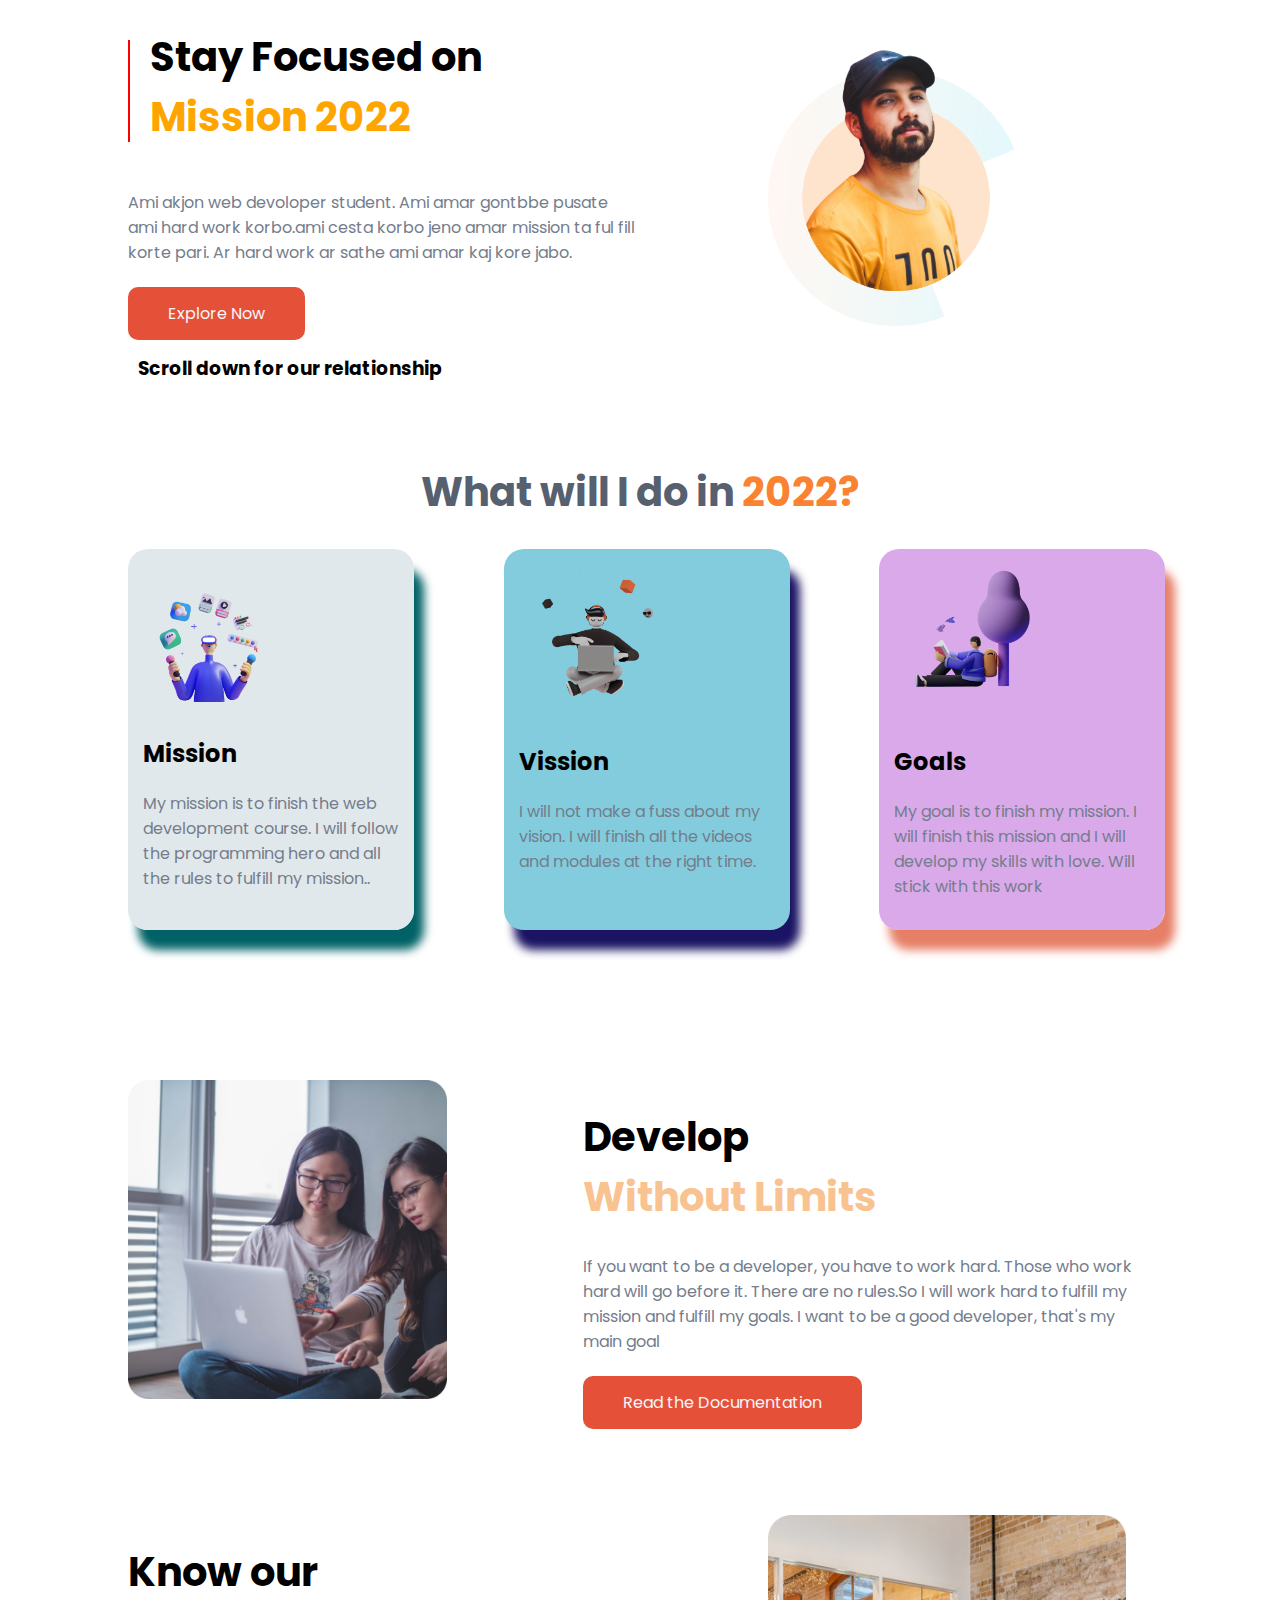
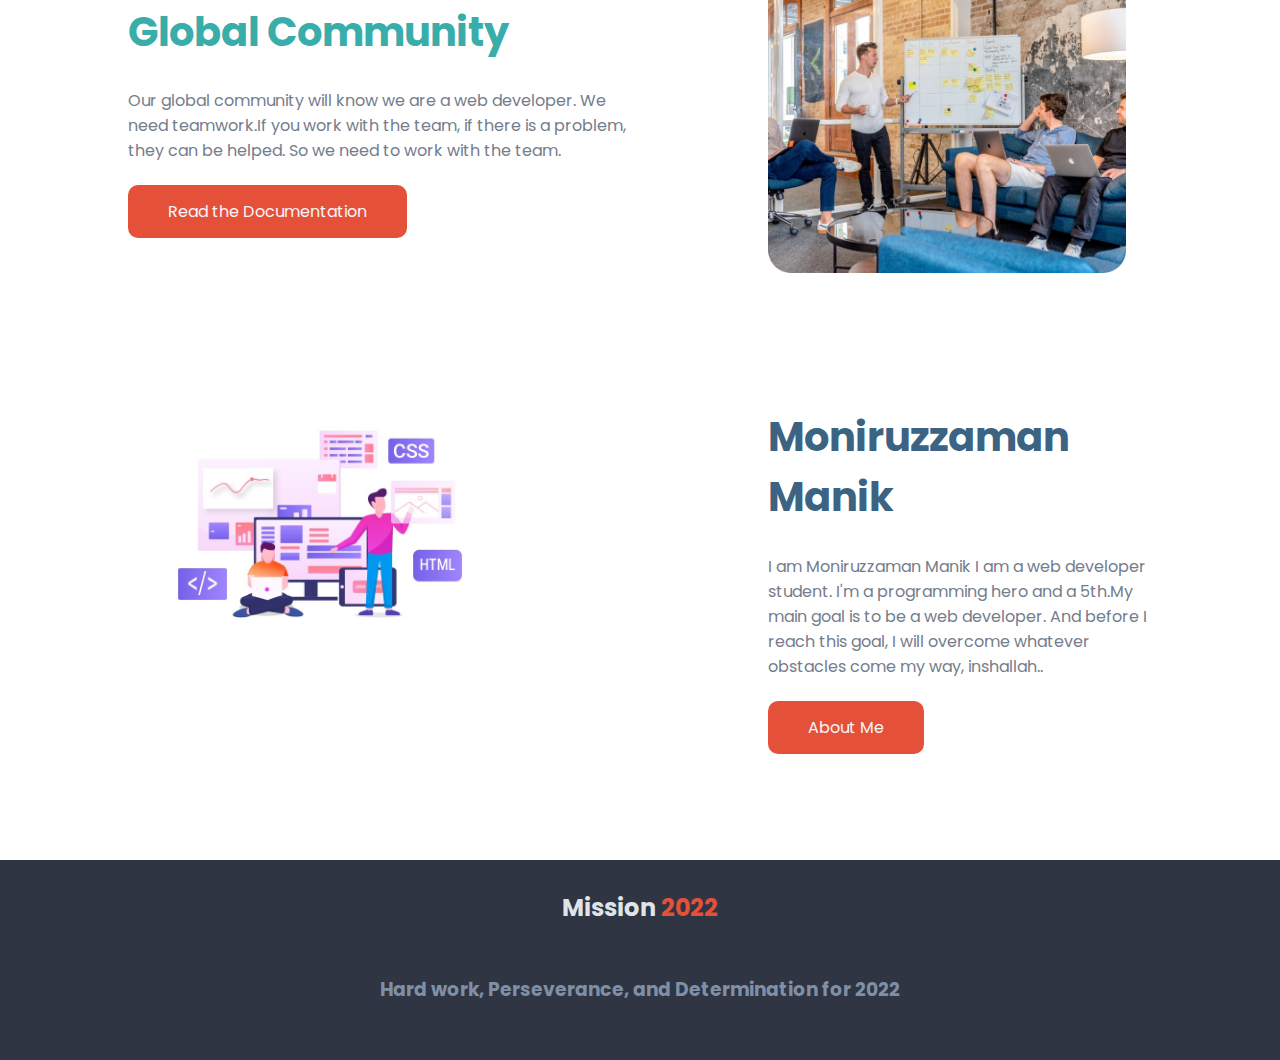
<file: index.html>
<!DOCTYPE html>
<html lang="en">

<head>
    <meta charset="UTF-8">
    <meta http-equiv="X-UA-Compatible" content="IE=edge">
    <meta name="viewport" content="width=device-width, initial-scale=1.0">
    <title>Assigment</title>
    <link rel="preconnect" href="https://fonts.googleapis.com">
    <link rel="preconnect" href="https://fonts.gstatic.com" crossorigin>
    <link href="https://fonts.googleapis.com/css2?family=Nunito&family=Poppins&display=swap" rel="stylesheet">
    <link rel="shortcut icon" href="images/person/person-5.png" type="image/x-icon">
    <link rel="stylesheet" href="style.css">
</head>

<body>
    <section class="main_part">
        <div class="part_1">
            <div class="margin">
                <div class="margin1"></div>
                <div class="text_part">
                    <h1>Stay Focused on <br><span class="orange-color">Mission 2022</span></h1>
                </div>
            </div>
            <p class="pragraph">Ami akjon web devoloper student. Ami amar gontbbe pusate ami hard work korbo.ami cesta
                korbo jeno amar
                mission ta ful fill korte pari. Ar hard work ar sathe ami amar kaj kore jabo.</p>
            <a class="link_button" target="_blank" href="https://www.linkedin.com/company/programminghero">Explore
                Now</a>
            <h3 id="relationship">Scroll down for our relationship</h3>
        </div>
        <div class="part_1">
            <img src="images/person/person-0.png" alt="person_1">
        </div>
    </section>
    <section class="mission">
        <h1 class="mission_head">What will I do in <span>2022?</span></h1>
        <div class="mission_main">
            <div class="mission_part1">
                <img src="images/illustrators/illustrator-1.png" alt="">
                <h2>Mission</h2>
                <p>My mission is to finish the web development course. I will follow the programming hero and all the
                    rules to fulfill my mission..</p>
            </div>
            <div class="mission_part2">
                <img src="images/illustrators/illustrator-2.png" alt="">
                <h2>Vission</h2>
                <p>I will not make a fuss about my vision. I will finish all the videos and modules at the right time.
                </p>
            </div>
            <div class="mission_part3">
                <img src="images/illustrators/illustrator-3.png" alt="">
                <h2>Goals</h2>
                <p>My goal is to finish my mission. I will finish this mission and I will develop my skills with love.
                    Will stick with this work</p>
            </div>
        </div>
    </section>
    <section class="main_develop_area">
        <div class="develop_area1">
            <img src="images/pictures/coding.png" alt="coding">
        </div>
        <div class="develop_area2">
            <h1>Develop <br> <span>Without Limits</span></h1>
            <p class="pragraph">If you want to be a developer, you have to work hard. Those who work hard will go before
                it. There are no rules.So I will work hard to fulfill my mission and fulfill my goals. I want to be a
                good developer, that's my main goal</p>
            <a class="link_button" target="_blank" href="https://www.linkedin.com/company/programminghero">Read the
                Documentation</a>
        </div>
    </section>
    <section class="community">
        <div class="community_part">
            <h1>Know our <br> <span>Global Community</span></h1>
            <p class="pragraph">Our global community will know we are a web developer. We need teamwork.If you work with
                the team, if there is a problem, they can be helped. So we need to work with the team.</p>
            <a class="link_button" target="_blank" href="https://www.linkedin.com/company/programminghero">Read the
                Documentation</a>
        </div>
        <div class="community_part">
            <img src="images/pictures/project.png" alt="">
        </div>
    </section>
    <section class="personal_blog">
        <div class="personal">
            <img src="images/person/web_development.jpg" alt="">
        </div>
        <div class="personal">
            <h1>Moniruzzaman Manik</h1>
            <p class="pragraph">I am Moniruzzaman Manik I am a web developer student. I'm a programming hero and a
                5th.My main goal is to be a web developer. And before I reach this goal, I will overcome whatever
                obstacles come my way, inshallah..</p>
            <a class="link_button" target="_blank" href="index2.html">About Me</a>
        </div>
    </section>
    <footer class="fotter_area">
        <h2>Mission <span>2022</span></h2>
        <h3>Hard work, Perseverance, and Determination for 2022</h3>
    </footer>
</body>

</html>
</file>
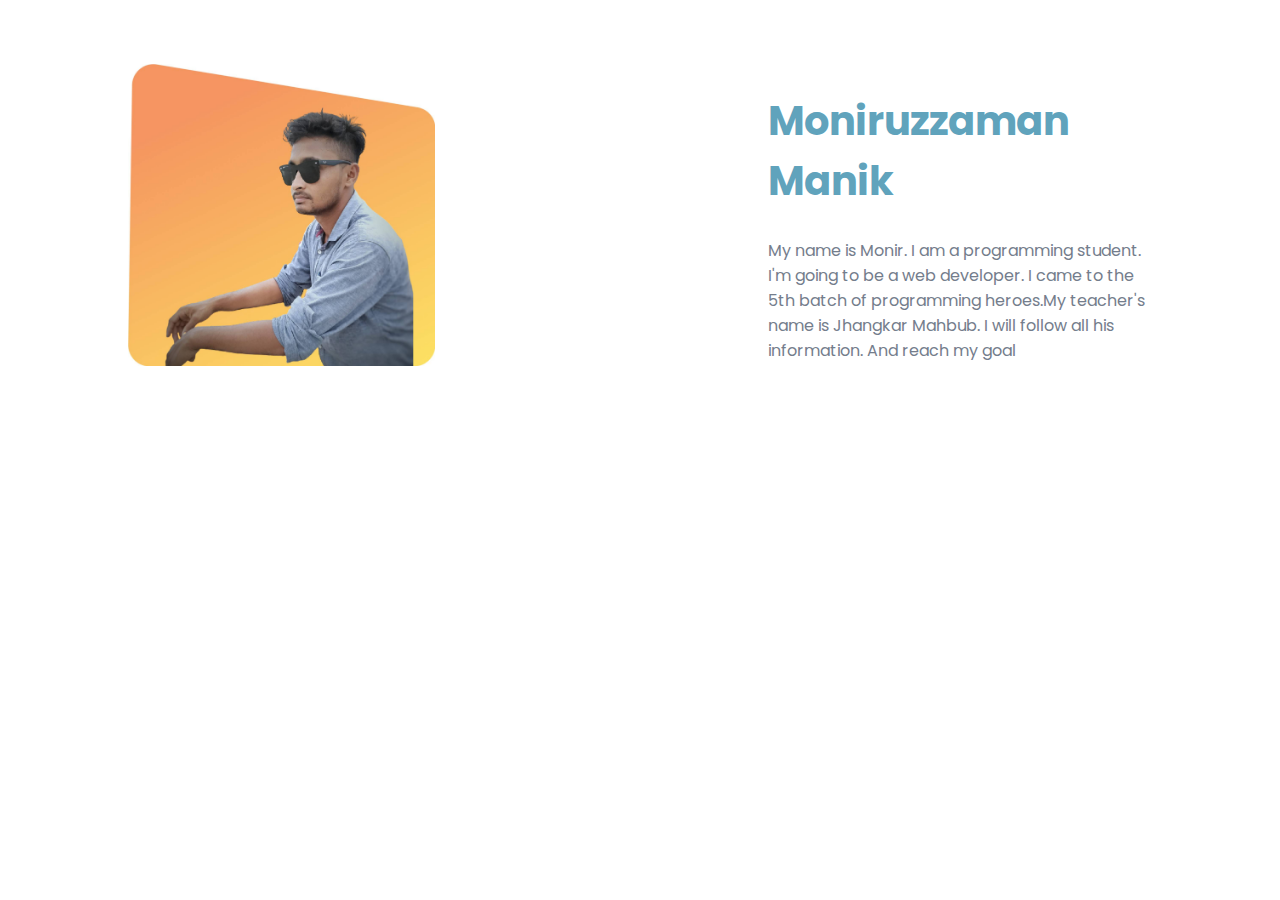
<file: index2.html>
<!DOCTYPE html>
<html lang="en">

<head>
    <meta charset="UTF-8">
    <meta http-equiv="X-UA-Compatible" content="IE=edge">
    <meta name="viewport" content="width=device-width, initial-scale=1.0">
    <title>Parsonal_Blog</title>
    <link rel="shortcut icon" href="images/person/person-4.png" type="image/x-icon">
    <link rel="preconnect" href="https://fonts.googleapis.com">
    <link rel="preconnect" href="https://fonts.gstatic.com" crossorigin>
    <link
        href="https://fonts.googleapis.com/css2?family=Nunito&family=Playfair+Display:wght@500&family=Poppins&display=swap"
        rel="stylesheet">
    <link rel="stylesheet" href="style.css">
</head>

<body>
    <section class="parsonal_blog_1">
        <div class="parsonal_blog">
            <img src="images/person/manik.jpg" alt="">
        </div>
        <div class="parsonal_blog">
            <h1>Moniruzzaman Manik</h1>
            <p>My name is Monir. I am a programming student. I'm going to be a web developer. I came to the 5th batch of
                programming heroes.My teacher's name is Jhangkar Mahbub. I will follow all his information. And reach my
                goal</p>
        </div>

    </section>
</body>

</html>
</file>
<file: style.css>
body{
    font-family: 'Nunito', sans-serif;
    font-family: 'Poppins', sans-serif;
    font-family: 'Nunito', sans-serif;
    font-family: 'Playfair Display', serif;
    font-family: 'Poppins', sans-serif;
    margin: 0;     
}
h1 {
    font-family: 400;
    font-size: 40px;
}
.orange-color{
    color: orange;
}
.main_part{
    margin-bottom: 50px;
    display: flex;
}
.part_1{
    /* margin-bottom: 20px; */
    padding-left: 10%;
    width: 50%;
}
#relationship{
    padding: 10px;
}
.part_1 img{
    width: 50%;
}
.link_button{
    text-decoration: none;
    background-color:#e55039 ;
    padding: 15px 40px;
    border-radius: 10px;
    color: #f5f6fa;
}
.margin1{
    margin-right: 20px;
    border: 1px solid red;
    height: 100px;
    margin-top: 40px;
}
.margin{
    display: flex;
}
.mission_main{
    display: flex;
}

.mission_part img{
    width: 50%;
}
.pragraph{
    padding-bottom: 20px;
}
.mission_part{
    
    padding: 130px;
}
.mission_head{
    color: #57606f;
    text-align: center;
}
.mission_head span{
    color: #fa8231;
}
.mission_part1{
    border-radius: 20px;
    padding: 15px;
    margin-left: 10%;
    margin-right: 2%;
    width: 20%;
    background-color: #dfe6e9ed;
    box-shadow: 10px 20px 10px #006266;
}
.mission_part2{
    border-radius: 20px;
    padding: 15px;
    margin-left: 5%;
    margin-right: 5%;
    width: 20%;;
    background-color: #82ccdd;
    box-shadow: 10px 20px 10px #1B1464;
}
.mission_part3{
    border-radius: 20px;
    padding: 15px;
    margin-left: 2%;
    margin-right: 8px;
    width: 20%;
    background-color: #D6A2E8ed;
    box-shadow: 10px 20px 10px #e77f67;
}
.mission_part1 img{
    width: 60%;
}
.mission_part2 img{
    width: 60%;
}
.mission_part3 img{
    width: 60%;
}
.main_develop_area{
    margin-top: 150px;
    display: flex;
    margin-bottom: 100px;
}
.develop_area1{
    margin-left: 10%;
    width: 40%;
}
.develop_area1 img{

    width: 70%;
}
.develop_area2{
    margin-right: 10%;
    width: 50%;
}
.community{
    margin-bottom: 100px;
    display: flex;
}
.community_part{
    margin-left: 10%;
    width: 40%;
}
.community_part img{
    width: 70%;
}
.personal_blog{
    display: flex;
}
.personal{
    margin-bottom: 100px;
    margin-right: 10%;
    margin-left: 10%;
    width: 40%;
}
.personal img{
    width: 100%;
}
footer{
    height: 200px;
    text-align: center;
    background-color: #2f3542;
}
.fotter_area h2{
    padding: 30px;
    color: #dfe4ea;
}
p{
    color: #747d8c;
    font-size: 20px0;
    font-family: 400;
}
.fotter_area span{
    color: #e55039;
}
.fotter_area h3{
    color: #7f8fa6;
}
.develop_area2 span{
    color: #f8c291;
}
.parsonal_blog_1{
    display: flex;
}
.parsonal_blog{
    margin-top: 5%;
    margin-left: 10%;
    margin-right: 10%;
    width: 40%;
}
.parsonal_blog img{
    width: 80%;
}
.parsonal_blog h1{
    color: #60a3bc;
}
.community_part span{
    color: #38ada9;
}
.personal h1{
    color: #3c6382;
}
</file>
